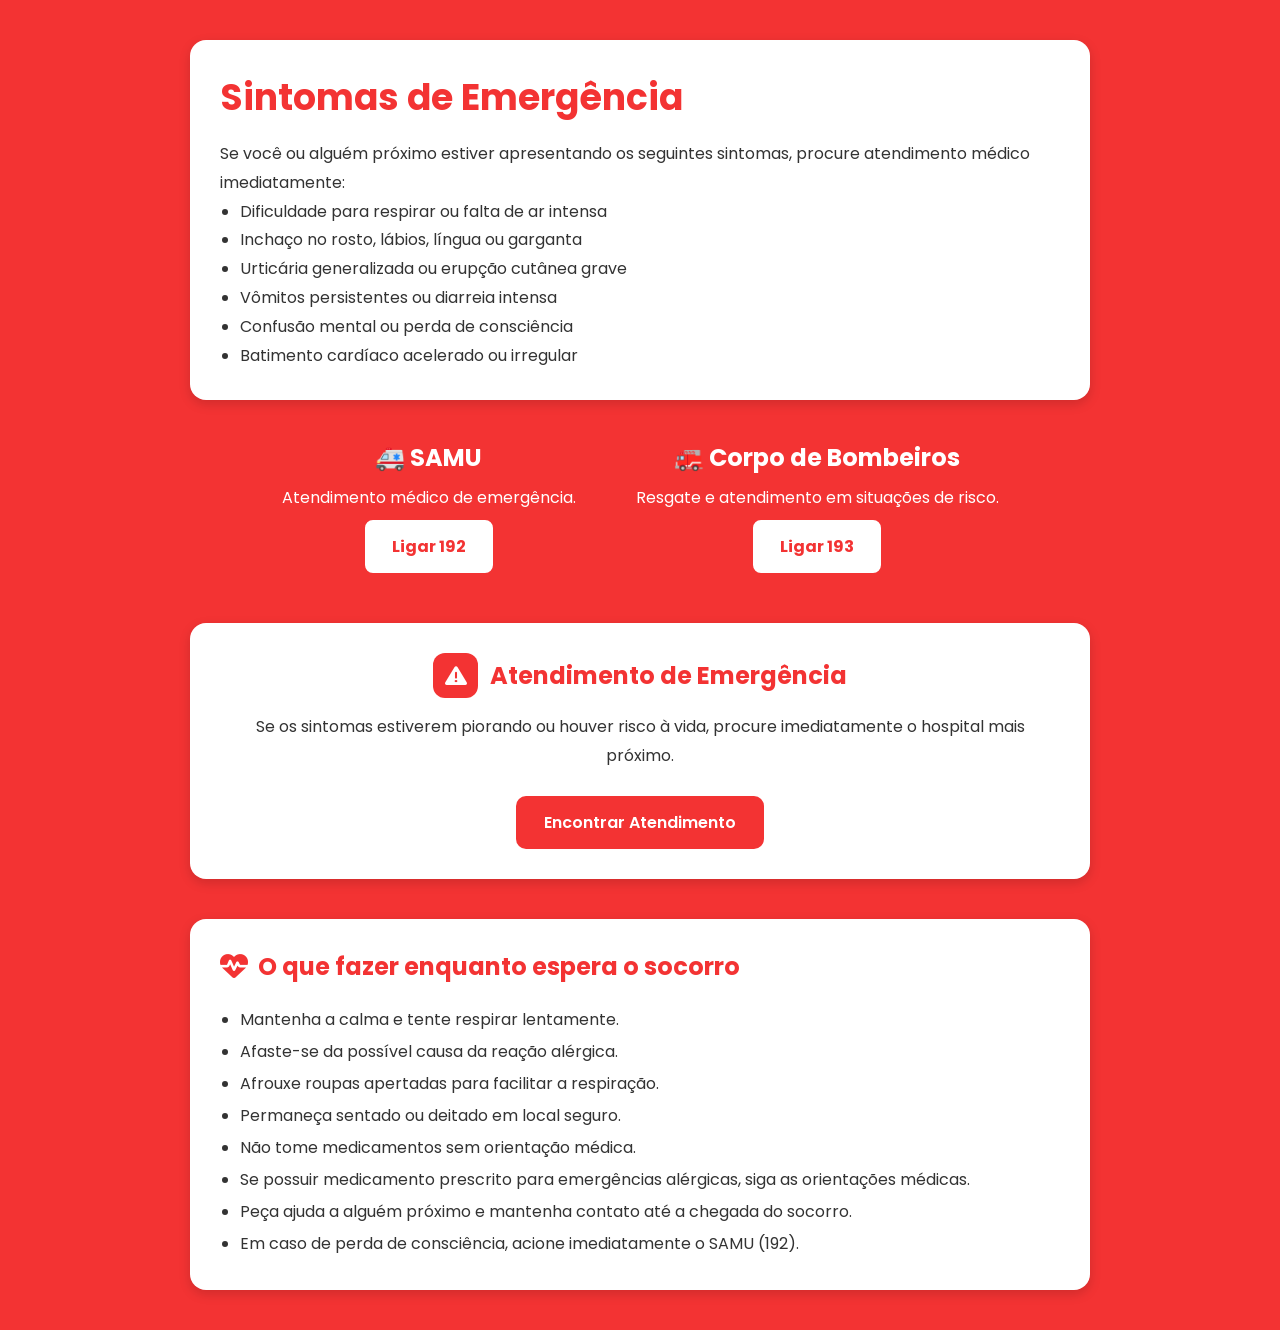
<file: emergencia.html>
<!DOCTYPE html>
<html lang="pt-br">
<head>
    <meta charset="UTF-8">
    <meta name="viewport" content="width=device-width, initial-scale=1.0">
    <title>Emergência</title>

    <link rel="preconnect" href="https://fonts.googleapis.com">
    <link rel="preconnect" href="https://fonts.gstatic.com" crossorigin>

    <link href="https://fonts.googleapis.com/css2?family=Poppins:wght@300;400;500;600;700&display=swap" rel="stylesheet">

    <link rel="stylesheet" href="https://cdnjs.cloudflare.com/ajax/libs/font-awesome/6.5.1/css/all.min.css">
</head>

<body>

    <div class="caixa-emergencia">

        <h1>Sintomas de Emergência</h1>

        <p>
            Se você ou alguém próximo estiver apresentando os seguintes sintomas,
            procure atendimento médico imediatamente:
        </p>

        <ul>
            <li>Dificuldade para respirar ou falta de ar intensa</li>
            <li>Inchaço no rosto, lábios, língua ou garganta</li>
            <li>Urticária generalizada ou erupção cutânea grave</li>
            <li>Vômitos persistentes ou diarreia intensa</li>
            <li>Confusão mental ou perda de consciência</li>
            <li>Batimento cardíaco acelerado ou irregular</li>
        </ul>

    </div>

    <div class="container-botoes">

        <div class="emergencia">
            <h2>🚑 SAMU</h2>
            <p>Atendimento médico de emergência.</p>
            <a href="tel:192" class="botao-emergencia">
                Ligar 192
            </a>
        </div>

        <div class="emergencia">
            <h2>🚒 Corpo de Bombeiros</h2>
            <p>Resgate e atendimento em situações de risco.</p>
            <a href="tel:193" class="botao-emergencia">
                Ligar 193
            </a>
        </div>

    </div>

    <div class="atendimento-box">

        <h2 class="titulo-emergencia">

            <span class="icone-alerta">
                <i class="fa-solid fa-triangle-exclamation"></i>
            </span>

            Atendimento de Emergência

        </h2>

        <p>
            Se os sintomas estiverem piorando ou houver risco à vida,
            procure imediatamente o hospital mais próximo.
        </p>

        <a href="atendimento.html" class="btn-atendimento">
            Encontrar Atendimento
        </a>

    </div>

    <div class="orientacoes">

        <h2>
            <i class="fa-solid fa-heart-pulse"></i>
            O que fazer enquanto espera o socorro
        </h2>

        <ul>
            <li>Mantenha a calma e tente respirar lentamente.</li>
            <li>Afaste-se da possível causa da reação alérgica.</li>
            <li>Afrouxe roupas apertadas para facilitar a respiração.</li>
            <li>Permaneça sentado ou deitado em local seguro.</li>
            <li>Não tome medicamentos sem orientação médica.</li>
            <li>Se possuir medicamento prescrito para emergências alérgicas, siga as orientações médicas.</li>
            <li>Peça ajuda a alguém próximo e mantenha contato até a chegada do socorro.</li>
            <li>Em caso de perda de consciência, acione imediatamente o SAMU (192).</li>
        </ul>

    </div>

<style>

*{
    margin:0;
    padding:0;
    box-sizing:border-box;
}

body{
    background-color:#f33333;
    font-family:'Poppins',sans-serif;
    padding:40px 20px;
}

.caixa-emergencia{
    background:white;
    max-width:900px;
    margin:0 auto 40px auto;
    padding:30px;
    border-radius:16px;
    box-shadow:0 4px 12px rgba(0,0,0,0.15);
}

.caixa-emergencia h1{
    color:#f33333;
    font-size:36px;
    margin-bottom:15px;
}

.caixa-emergencia p,
.caixa-emergencia ul{
    color:#333;
    font-size:16px;
    line-height:1.8;
}

.caixa-emergencia ul{
    padding-left:20px;
}

.container-botoes{
    display:flex;
    justify-content:center;
    gap:60px;
    flex-wrap:wrap;
    margin-bottom:50px;
}

.emergencia{
    text-align:center;
    color:white;
}

.emergencia h2{
    margin-bottom:10px;
}

.emergencia p{
    color:white;
}

.botao-emergencia{
    display:inline-block;
    margin-top:10px;
    padding:12px 25px;
    background:white;
    color:#f33333;
    text-decoration:none;
    border:2px solid white;
    border-radius:8px;
    font-weight:bold;
    transition:transform .3s;
}

.botao-emergencia:hover{
    transform:scale(1.1);
}

.atendimento-box{
    background:white;
    max-width:900px;
    margin:0 auto 40px auto;
    padding:30px;
    border-radius:16px;
    text-align:center;
    box-shadow:0 4px 12px rgba(0,0,0,0.15);
}

.titulo-emergencia{
    display:flex;
    justify-content:center;
    align-items:center;
    gap:12px;
    color:#f33333;
    margin-bottom:15px;
}

.icone-alerta{
    width:45px;
    height:45px;
    background:#f33333;
    color:white;
    border-radius:12px;
    display:flex;
    justify-content:center;
    align-items:center;
    font-size:22px;
}

.atendimento-box p{
    color:#333;
    margin-bottom:25px;
    line-height:1.8;
}

.btn-atendimento{
    display:inline-block;
    background:#f33333;
    color:white;
    text-decoration:none;
    padding:14px 28px;
    border-radius:10px;
    font-weight:600;
    transition:.3s;
}

.btn-atendimento:hover{
    transform:scale(1.05);
}

.orientacoes{
    background:white;
    max-width:900px;
    margin:0 auto;
    padding:30px;
    border-radius:16px;
    box-shadow:0 4px 12px rgba(0,0,0,0.15);
}

.orientacoes h2{
    color:#f33333;
    margin-bottom:20px;
    display:flex;
    align-items:center;
    gap:10px;
}

.orientacoes h2 i{
    font-size:28px;
}

.orientacoes ul{
    color:#333;
    line-height:2;
    padding-left:20px;
}

</style>

</body>
</html>
</file>
